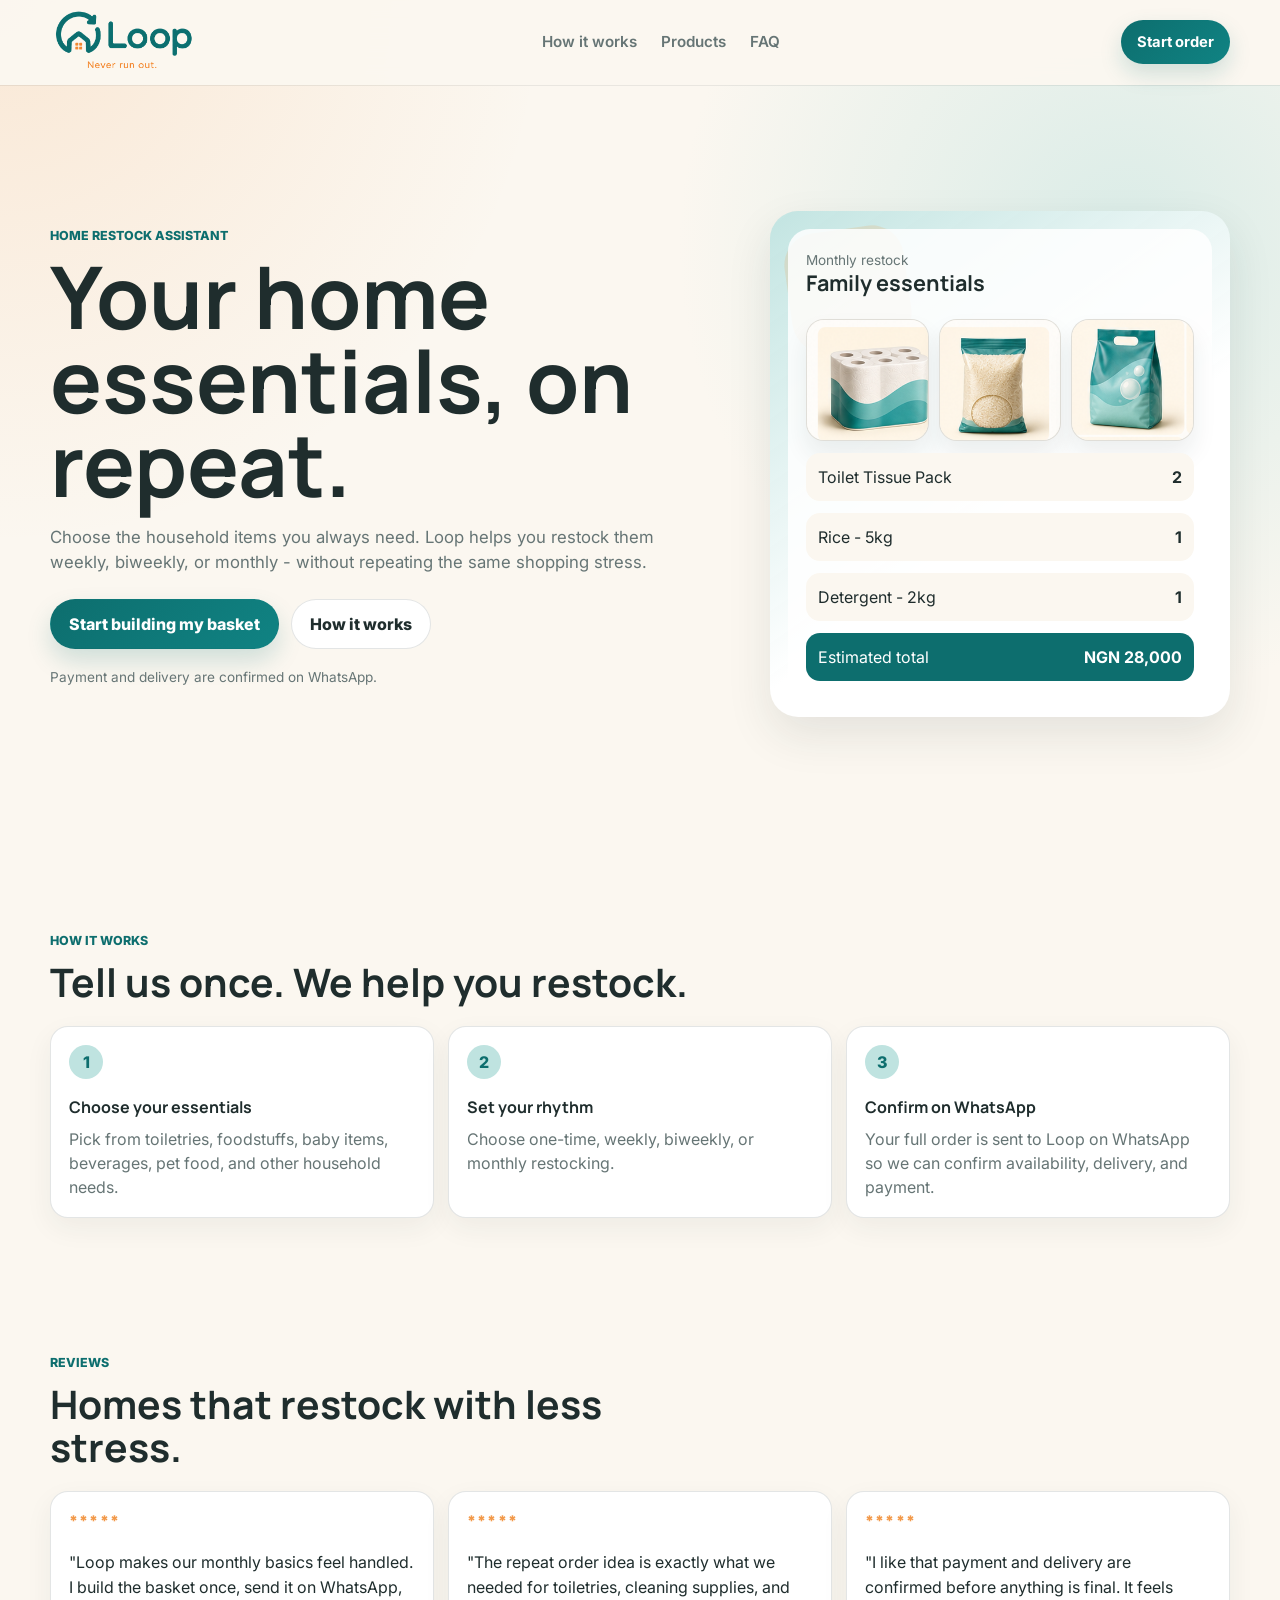
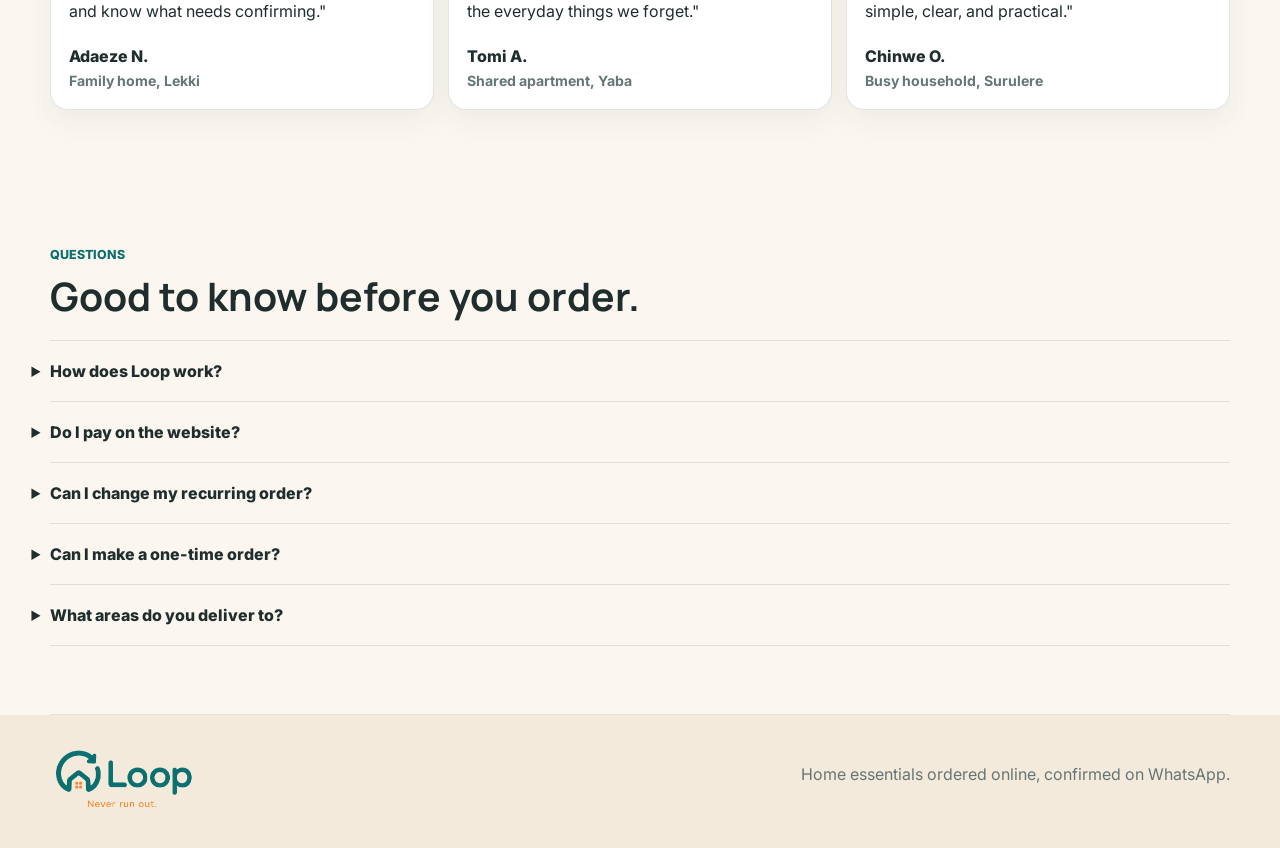
<file: index.html>
<!doctype html>
<html lang="en">
  <head>
    <meta charset="UTF-8" />
    <meta
      name="viewport"
      content="width=device-width, initial-scale=1.0, maximum-scale=1.0, user-scalable=no"
    />
    <title>Loop - Never run out.</title>
    <meta
      name="description"
      content="Loop keeps your home stocked with everyday essentials on a rhythm that works for you."
    />
    <link rel="preconnect" href="https://fonts.googleapis.com" />
    <link rel="preconnect" href="https://fonts.gstatic.com" crossorigin />
    <link
      href="https://fonts.googleapis.com/css2?family=Inter:wght@400;500;600;700;800&family=Manrope:wght@600;700;800&display=swap"
      rel="stylesheet"
    />
    <link rel="icon" href="images/favicon.ico" sizes="any" />
    <link rel="icon" href="images/favicon-32.png" type="image/png" />
    <link rel="apple-touch-icon" href="images/apple-touch-icon.png" />
    <link rel="stylesheet" href="styles.css" />
  </head>
  <body class="home-page">
    <div class="page-shell">
      <header class="site-header">
        <a class="brand" href="index.html#top" aria-label="Loop home">
          <img
            class="brand-logo"
            src="images/loop-logo-transparent.png"
            alt="Loop - Never run out."
          />
        </a>
        <nav class="nav-links" aria-label="Primary navigation">
          <a href="#how-it-works">How it works</a>
          <a href="basket.html">Products</a>
          <a href="#faq">FAQ</a>
        </nav>
        <a class="nav-cta" href="basket.html">Start order</a>
        <button
          class="menu-toggle"
          type="button"
          aria-label="Open menu"
          aria-controls="mobileMenu"
          aria-expanded="false"
        >
          <span></span>
          <span></span>
          <span></span>
        </button>
        <nav class="mobile-menu" id="mobileMenu" aria-label="Mobile navigation">
          <a href="#how-it-works">How it works</a>
          <a href="basket.html">Products</a>
          <a href="#reviews">Reviews</a>
          <a href="#faq">FAQ</a>
          <a class="mobile-menu-cta" href="basket.html">Start order</a>
        </nav>
      </header>

      <main id="top">
        <section class="hero section-pad">
          <div class="hero-copy">
            <p class="eyebrow">Home restock assistant</p>
            <h1>Your home essentials, on repeat.</h1>
            <p class="hero-subtitle">
              Choose the household items you always need. Loop helps you restock
              them weekly, biweekly, or monthly - without repeating the same
              shopping stress.
            </p>
            <div class="hero-actions">
              <a class="button button-primary" href="basket.html"
                >Start building my basket</a
              >
              <a class="button button-secondary" href="#how-it-works"
                >How it works</a
              >
            </div>
            <p class="support-note">
              Payment and delivery are confirmed on WhatsApp.
            </p>
          </div>
          <div class="hero-panel" aria-label="Loop basket preview">
            <div class="hero-basket">
              <div>
                <span class="mini-label">Monthly restock</span>
                <h2>Family essentials</h2>
              </div>
              <div class="hero-product-stack" aria-hidden="true">
                <img src="images/products/toilet-tissue-pack.png" alt="" />
                <img src="images/products/rice.png" alt="" />
                <img src="images/products/detergent.png" alt="" />
              </div>
              <div class="basket-line">
                <span>Toilet Tissue Pack</span>
                <strong>2</strong>
              </div>
              <div class="basket-line">
                <span>Rice - 5kg</span>
                <strong>1</strong>
              </div>
              <div class="basket-line">
                <span>Detergent - 2kg</span>
                <strong>1</strong>
              </div>
              <div class="basket-total">
                <span>Estimated total</span>
                <strong>NGN 28,000</strong>
              </div>
            </div>
          </div>
        </section>

        <section class="section-pad how-section" id="how-it-works">
          <div class="section-heading">
            <p class="eyebrow">How it works</p>
            <h2>Tell us once. We help you restock.</h2>
          </div>
          <div class="steps-grid">
            <article class="step-card">
              <span>1</span>
              <h3>Choose your essentials</h3>
              <p>
                Pick from toiletries, foodstuffs, baby items, beverages, pet
                food, and other household needs.
              </p>
            </article>
            <article class="step-card">
              <span>2</span>
              <h3>Set your rhythm</h3>
              <p>Choose one-time, weekly, biweekly, or monthly restocking.</p>
            </article>
            <article class="step-card">
              <span>3</span>
              <h3>Confirm on WhatsApp</h3>
              <p>
                Your full order is sent to Loop on WhatsApp so we can confirm
                availability, delivery, and payment.
              </p>
            </article>
          </div>
        </section>

        <section class="section-pad testimonials-section" id="reviews">
          <div class="section-heading">
            <p class="eyebrow">Reviews</p>
            <h2>Homes that restock with less stress.</h2>
          </div>
          <div class="testimonials-grid">
            <article class="testimonial-card">
              <div class="rating-row" aria-label="5 out of 5 stars">
                <span aria-hidden="true">*****</span>
              </div>
              <p>
                "Loop makes our monthly basics feel handled. I build the basket
                once, send it on WhatsApp, and know what needs confirming."
              </p>
              <div class="testimonial-author">
                <strong>Adaeze N.</strong>
                <span>Family home, Lekki</span>
              </div>
            </article>

            <article class="testimonial-card">
              <div class="rating-row" aria-label="5 out of 5 stars">
                <span aria-hidden="true">*****</span>
              </div>
              <p>
                "The repeat order idea is exactly what we needed for toiletries,
                cleaning supplies, and the everyday things we forget."
              </p>
              <div class="testimonial-author">
                <strong>Tomi A.</strong>
                <span>Shared apartment, Yaba</span>
              </div>
            </article>

            <article class="testimonial-card">
              <div class="rating-row" aria-label="5 out of 5 stars">
                <span aria-hidden="true">*****</span>
              </div>
              <p>
                "I like that payment and delivery are confirmed before anything
                is final. It feels simple, clear, and practical."
              </p>
              <div class="testimonial-author">
                <strong>Chinwe O.</strong>
                <span>Busy household, Surulere</span>
              </div>
            </article>
          </div>
        </section>

        <section class="section-pad faq-section" id="faq">
          <div class="section-heading">
            <p class="eyebrow">Questions</p>
            <h2>Good to know before you order.</h2>
          </div>
          <div class="faq-list">
            <details>
              <summary>How does Loop work?</summary>
              <p>
                You choose the items you regularly need at home, select how
                often you want them, and send your order to Loop on WhatsApp. We
                confirm availability, delivery, and payment with you.
              </p>
            </details>
            <details>
              <summary>Do I pay on the website?</summary>
              <p>
                No. For now, payment is handled manually on WhatsApp after we
                confirm your order.
              </p>
            </details>
            <details>
              <summary>Can I change my recurring order?</summary>
              <p>
                Yes. You can add, remove, pause, or change your items before
                each delivery.
              </p>
            </details>
            <details>
              <summary>Can I make a one-time order?</summary>
              <p>
                Yes. You can choose one-time order if you do not want recurring
                delivery yet.
              </p>
            </details>
            <details>
              <summary>What areas do you deliver to?</summary>
              <p>
                Delivery areas will be confirmed on WhatsApp during the pilot
                phase.
              </p>
            </details>
          </div>
        </section>
      </main>

      <footer class="site-footer">
        <div>
          <img
            class="footer-logo"
            src="images/loop-logo-transparent.png"
            alt="Loop - Never run out."
          />
        </div>
        <p>Home essentials ordered online, confirmed on WhatsApp.</p>
      </footer>
    </div>
    <script src="site.js"></script>
  </body>
</html>
</file>
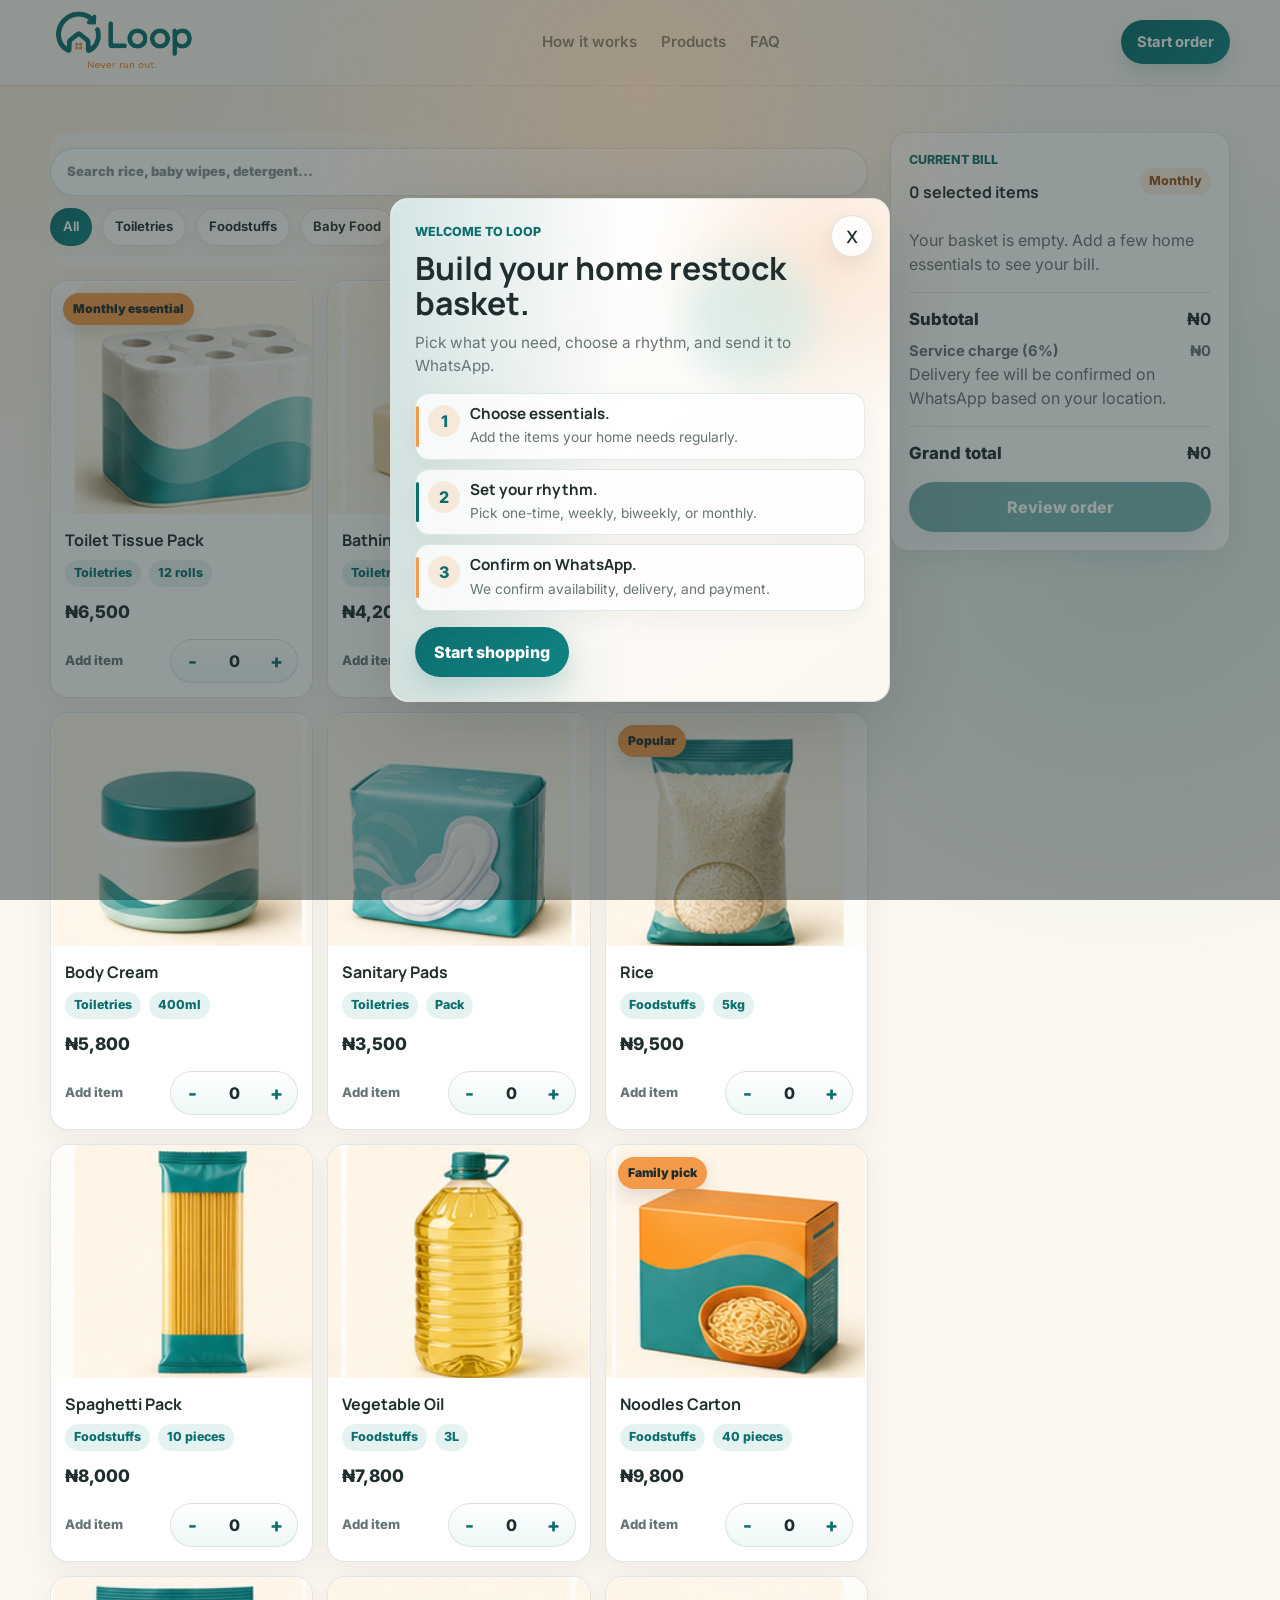
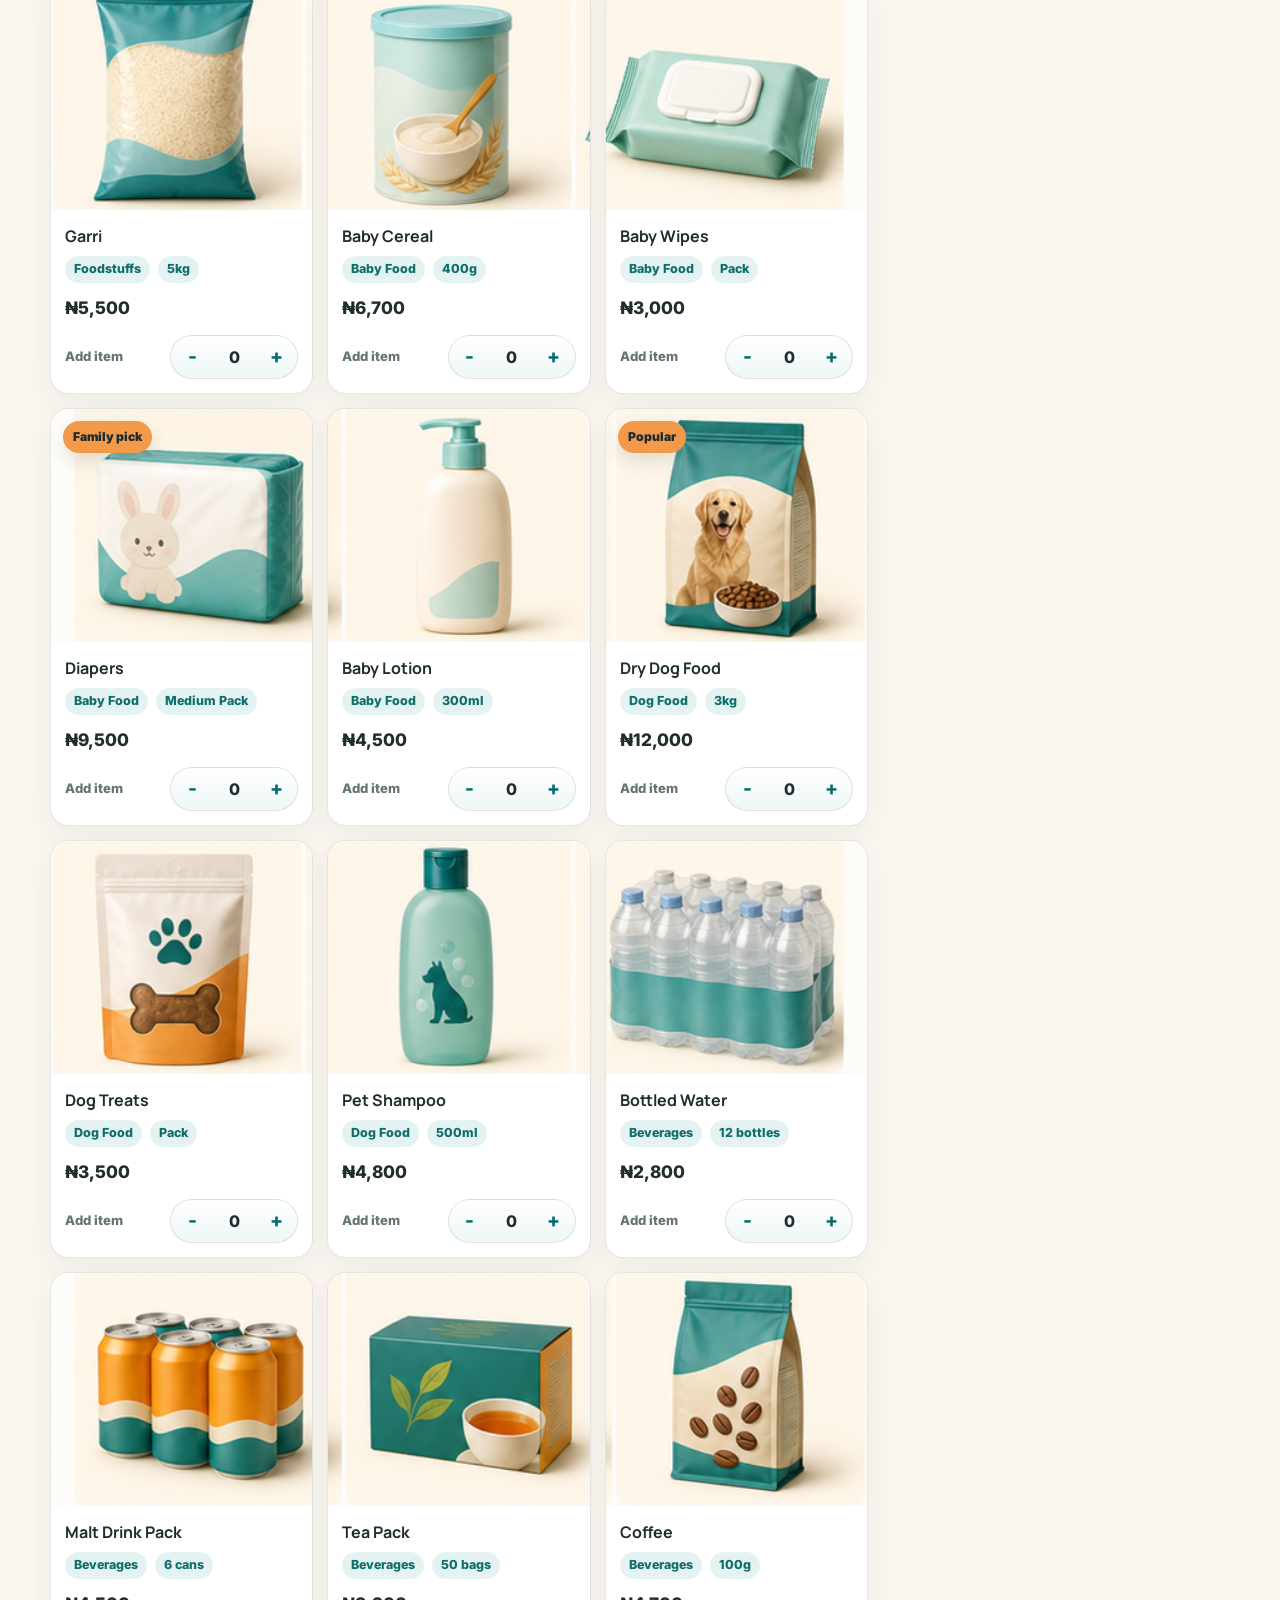
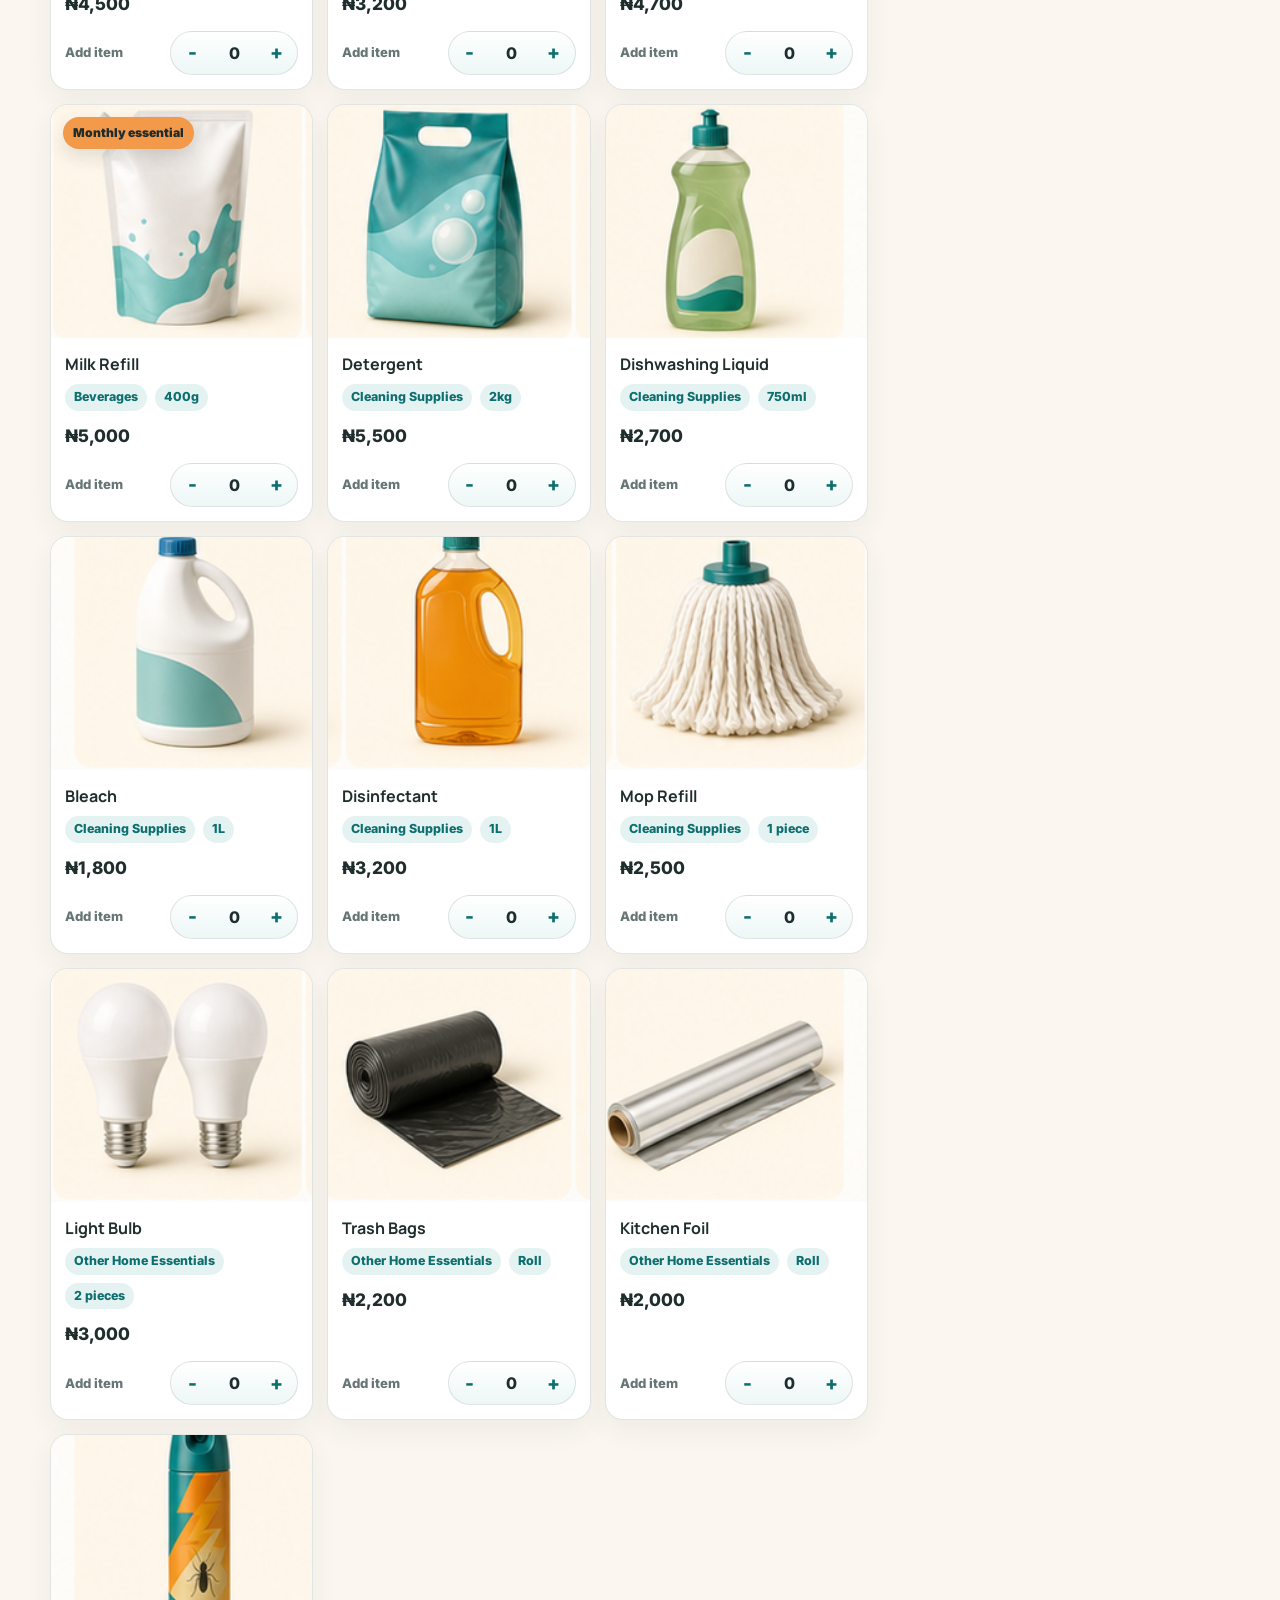
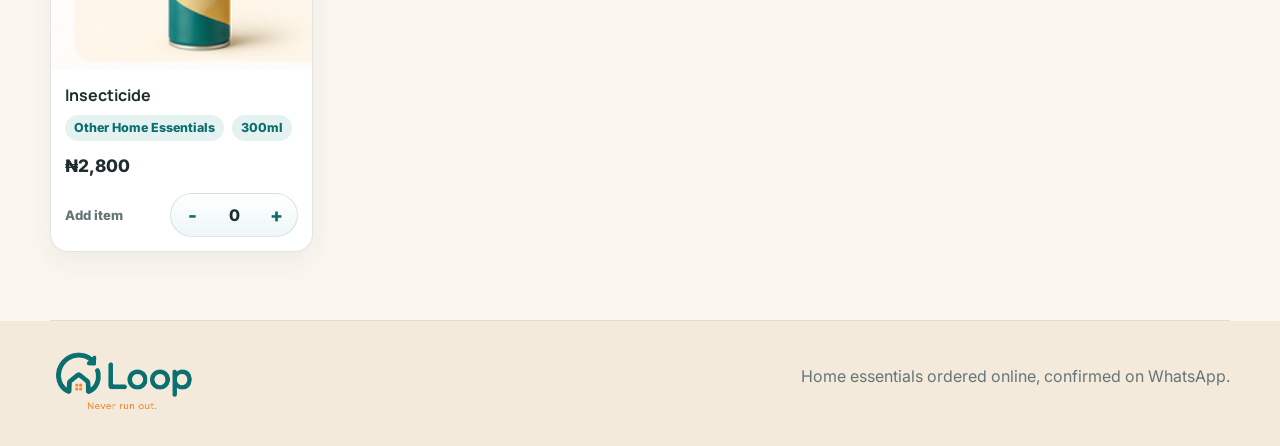
<file: basket.html>
<!doctype html>
<html lang="en">
  <head>
    <meta charset="UTF-8" />
    <meta
      name="viewport"
      content="width=device-width, initial-scale=1.0, maximum-scale=1.0, user-scalable=no"
    />
    <title>Loop - Build your basket.</title>
    <meta
      name="description"
      content="Build your Loop basket of home essentials and send your order to WhatsApp for confirmation."
    />
    <link rel="preconnect" href="https://fonts.googleapis.com" />
    <link rel="preconnect" href="https://fonts.gstatic.com" crossorigin />
    <link
      href="https://fonts.googleapis.com/css2?family=Inter:wght@400;500;600;700;800&family=Manrope:wght@600;700;800&display=swap"
      rel="stylesheet"
    />
    <link rel="icon" href="images/favicon.ico" sizes="any" />
    <link rel="icon" href="images/favicon-32.png" type="image/png" />
    <link rel="apple-touch-icon" href="images/apple-touch-icon.png" />
    <link rel="stylesheet" href="styles.css" />
  </head>
  <body>
    <div class="page-shell">
      <header class="site-header">
        <a class="brand" href="index.html#top" aria-label="Loop home">
          <img
            class="brand-logo"
            src="images/loop-logo-transparent.png"
            alt="Loop - Never run out."
          />
        </a>
        <nav class="nav-links" aria-label="Primary navigation">
          <a href="index.html#how-it-works">How it works</a>
          <a href="#products">Products</a>
          <a href="index.html#faq">FAQ</a>
        </nav>
        <a class="nav-cta" href="#products">Start order</a>
        <button
          class="menu-toggle"
          type="button"
          aria-label="Open menu"
          aria-controls="mobileMenu"
          aria-expanded="false"
        >
          <span></span>
          <span></span>
          <span></span>
        </button>
        <nav class="mobile-menu" id="mobileMenu" aria-label="Mobile navigation">
          <a href="index.html#top">Home</a>
          <a href="index.html#how-it-works">How it works</a>
          <a href="#products">Products</a>
          <a href="index.html#reviews">Reviews</a>
          <a href="index.html#faq">FAQ</a>
          <a class="mobile-menu-cta" href="#products">Start order</a>
        </nav>
      </header>

      <main id="top">
        <section class="section-pad products-section" id="products">
          <div class="products-layout">
            <div class="products-main">
              <div class="basket-controls">
                <label class="search-field" for="productSearch">
                  <input
                    id="productSearch"
                    type="search"
                    aria-label="Search products"
                    placeholder="Search rice, baby wipes, detergent..."
                    autocomplete="off"
                  />
                </label>

                <div
                  class="category-tabs"
                  id="categoryTabs"
                  aria-label="Product categories"
                ></div>
              </div>

              <div class="product-scroll">
                <div class="product-grid" id="productGrid"></div>
              </div>
            </div>

            <aside class="desktop-cart" aria-label="Cart summary">
              <div id="desktopCart"></div>
            </aside>
          </div>
        </section>
      </main>

      <footer class="site-footer">
        <div>
          <img
            class="footer-logo"
            src="images/loop-logo-transparent.png"
            alt="Loop - Never run out."
          />
        </div>
        <p>Home essentials ordered online, confirmed on WhatsApp.</p>
      </footer>
    </div>

    <div class="mobile-cart-bar" id="mobileCartBar"></div>

    <div
      class="modal-backdrop hidden"
      id="onboardingModal"
      role="dialog"
      aria-modal="true"
      aria-labelledby="onboardingTitle"
    >
      <div class="onboarding-card">
        <button class="icon-button modal-close" id="skipOnboardingTop" aria-label="Close onboarding">
          x
        </button>
        <div class="onboarding-progress" id="onboardingProgress"></div>
        <div id="onboardingContent"></div>
        <div class="modal-actions">
          <button class="button button-primary" id="startShoppingButton">
            Start shopping
          </button>
        </div>
      </div>
    </div>

    <div
      class="modal-backdrop hidden"
      id="reviewModal"
      role="dialog"
      aria-modal="true"
      aria-labelledby="reviewTitle"
    >
      <div class="review-panel">
        <div class="review-header">
          <div>
            <p class="eyebrow">Order review</p>
            <h2 id="reviewTitle">Review your basket</h2>
          </div>
          <button class="icon-button" id="closeReviewButton" aria-label="Close order review">
            x
          </button>
        </div>

        <div class="review-body">
          <section class="review-section">
            <h3>Your items</h3>
            <div id="reviewItems"></div>
          </section>

          <section class="review-section">
            <h3>Delivery rhythm</h3>
            <div class="recurrence-grid" id="recurrenceOptions"></div>
          </section>

          <section class="review-section">
            <h3>Your details</h3>
            <form class="checkout-form" id="checkoutForm" novalidate>
              <label>
                Full name
                <input name="fullName" type="text" autocomplete="name" required />
                <span class="field-error" data-error-for="fullName"></span>
              </label>
              <label>
                Phone number
                <input name="phone" type="tel" autocomplete="tel" required />
                <span class="field-error" data-error-for="phone"></span>
              </label>
              <label>
                Delivery area/location
                <input name="deliveryArea" type="text" required />
                <span class="field-error" data-error-for="deliveryArea"></span>
              </label>
              <label>
                Full delivery address
                <input name="address" type="text" />
              </label>
              <label>
                Preferred delivery day
                <input name="preferredDeliveryDay" type="text" placeholder="e.g. Saturday morning" />
              </label>
              <label class="form-wide">
                Additional note
                <textarea name="note" rows="3"></textarea>
              </label>
            </form>
          </section>
        </div>

        <div class="review-footer">
          <div>
            <span>Grand total</span>
            <strong id="reviewGrandTotal">NGN 0</strong>
          </div>
          <button class="button button-primary" id="checkoutButton">
            Checkout on WhatsApp
          </button>
          <p class="form-error" id="checkoutError" aria-live="polite"></p>
        </div>
      </div>
    </div>

    <script src="site.js"></script>
    <script src="app.js"></script>
  </body>
</html>
</file>
<file: styles.css>
:root {
  --loop-teal: #0d6e6e;
  --loop-amber: #f2994a;
  --loop-ink: #1f2d2d;
  --loop-cream: #fbf7f0;
  --loop-sage: #bfe3e0;
  --white: #ffffff;
  --muted-text: #667575;
  --border-soft: rgba(31, 45, 45, 0.12);
  --shadow-soft: 0 18px 45px rgba(31, 45, 45, 0.1);
  --radius: 18px;
  --site-header-height: 72px;
  --page-gutter: 32px;
}

* {
  box-sizing: border-box;
}

html {
  scroll-behavior: smooth;
  scroll-padding-top: calc(var(--site-header-height) + 16px);
  overflow-x: clip;
}

body {
  margin: 0;
  background:
    radial-gradient(circle at top left, rgba(242, 153, 74, 0.16), transparent 34rem),
    radial-gradient(circle at 88% 10%, rgba(191, 227, 224, 0.55), transparent 28rem),
    var(--loop-cream);
  color: var(--loop-ink);
  font-family: Inter, system-ui, -apple-system, BlinkMacSystemFont, "Segoe UI",
    sans-serif;
  line-height: 1.5;
  overflow-x: clip;
}

body.modal-open {
  overflow: hidden;
}

button,
input,
textarea {
  font: inherit;
}

button,
a {
  -webkit-tap-highlight-color: transparent;
}

a {
  color: inherit;
  text-decoration: none;
}

button {
  cursor: pointer;
}

:focus-visible {
  outline: 3px solid rgba(13, 110, 110, 0.35);
  outline-offset: 3px;
}

.page-shell {
  width: min(1180px, calc(100% - var(--page-gutter)));
  margin: 0 auto;
  padding-top: var(--site-header-height);
  padding-bottom: 0;
}

.site-header {
  position: fixed;
  top: 0;
  left: 50%;
  z-index: 120;
  display: flex;
  align-items: center;
  justify-content: space-between;
  gap: 16px;
  width: min(1180px, calc(100% - var(--page-gutter)));
  min-width: 0;
  min-height: var(--site-header-height);
  padding: 14px 0;
  transform: translateX(-50%);
  backdrop-filter: blur(16px);
  isolation: isolate;
}

.site-header::before {
  position: absolute;
  inset: 0 50%;
  z-index: -1;
  width: 100vw;
  margin-left: -50vw;
  background: rgba(251, 247, 240, 0.96);
  box-shadow: 0 1px 0 rgba(31, 45, 45, 0.08);
  content: "";
}

.brand {
  display: inline-flex;
  align-items: center;
  gap: 10px;
  min-width: 0;
}

.brand-logo {
  display: block;
  width: clamp(118px, 17vw, 174px);
  height: auto;
  object-fit: contain;
}

.support-note,
.mini-label {
  color: var(--muted-text);
  font-size: 0.85rem;
}

.nav-links {
  display: none;
  align-items: center;
  gap: 24px;
  color: var(--muted-text);
  font-size: 0.95rem;
  font-weight: 600;
}

.nav-links a:hover {
  color: var(--loop-teal);
}

.nav-cta {
  flex: 0 0 auto;
  border-radius: 999px;
  background: linear-gradient(135deg, var(--loop-teal), #108383);
  color: var(--white);
  font-size: 0.92rem;
  font-weight: 700;
  padding: 11px 16px;
  box-shadow: 0 10px 22px rgba(13, 110, 110, 0.18);
}

.menu-toggle {
  display: none;
  flex: 0 0 auto;
  width: 44px;
  height: 44px;
  align-items: center;
  justify-content: center;
  flex-direction: column;
  gap: 5px;
  border: 1px solid rgba(13, 110, 110, 0.16);
  border-radius: 999px;
  background: rgba(255, 255, 255, 0.84);
  box-shadow: 0 10px 22px rgba(31, 45, 45, 0.08);
}

.menu-toggle span {
  display: block;
  width: 18px;
  height: 2px;
  border-radius: 999px;
  background: var(--loop-ink);
  transition:
    transform 180ms ease,
    opacity 180ms ease;
}

.site-header.menu-open .menu-toggle span:nth-child(1) {
  transform: translateY(7px) rotate(45deg);
}

.site-header.menu-open .menu-toggle span:nth-child(2) {
  opacity: 0;
}

.site-header.menu-open .menu-toggle span:nth-child(3) {
  transform: translateY(-7px) rotate(-45deg);
}

.mobile-menu {
  position: absolute;
  top: calc(100% + 8px);
  right: 0;
  left: 0;
  display: none;
  flex-direction: column;
  gap: 4px;
  min-width: 0;
  padding: 10px;
  border: 1px solid rgba(31, 45, 45, 0.1);
  border-radius: 16px;
  background: rgba(255, 255, 255, 0.98);
  box-shadow: 0 18px 40px rgba(31, 45, 45, 0.14);
}

.site-header.menu-open .mobile-menu {
  display: flex;
}

.mobile-menu a {
  display: flex;
  min-height: 44px;
  align-items: center;
  border-radius: 10px;
  color: var(--loop-ink);
  font-size: 0.96rem;
  font-weight: 700;
  padding: 10px 12px;
}

.mobile-menu a:hover,
.mobile-menu a:focus-visible {
  background: rgba(13, 110, 110, 0.08);
  color: var(--loop-teal);
}

.mobile-menu .mobile-menu-cta {
  justify-content: center;
  margin-top: 4px;
  background: linear-gradient(135deg, var(--loop-teal), #108383);
  color: var(--white);
}

.mobile-menu .mobile-menu-cta:hover,
.mobile-menu .mobile-menu-cta:focus-visible {
  background: linear-gradient(135deg, var(--loop-teal), #108383);
  color: var(--white);
}

.section-pad {
  padding: 48px 0;
}

.products-section {
  padding-top: 0;
}

.hero {
  display: grid;
  gap: 30px;
  min-height: calc(100vh - 100px);
  align-items: center;
}

.eyebrow {
  margin: 0 0 10px;
  color: var(--loop-teal);
  font-size: 0.78rem;
  font-weight: 800;
  letter-spacing: 0;
  text-transform: uppercase;
}

h1,
h2,
h3,
p {
  margin-top: 0;
}

h1 {
  max-width: 680px;
  margin-bottom: 18px;
  font-family: Manrope, Inter, system-ui, -apple-system, BlinkMacSystemFont,
    "Segoe UI", sans-serif;
  font-size: clamp(2.25rem, 9vw, 5.4rem);
  line-height: 0.97;
  letter-spacing: 0;
}

h2 {
  margin-bottom: 12px;
  font-family: Manrope, Inter, system-ui, -apple-system, BlinkMacSystemFont,
    "Segoe UI", sans-serif;
  font-size: clamp(1.65rem, 4vw, 2.45rem);
  line-height: 1.1;
  letter-spacing: 0;
}

h3 {
  margin-bottom: 8px;
  font-family: Manrope, Inter, system-ui, -apple-system, BlinkMacSystemFont,
    "Segoe UI", sans-serif;
  font-size: 1rem;
}

.hero-subtitle {
  max-width: 640px;
  color: var(--muted-text);
  font-size: 1.05rem;
}

.hero-actions,
.modal-actions {
  display: flex;
  flex-wrap: wrap;
  gap: 12px;
  margin-top: 24px;
}

.hero-actions + .support-note {
  margin-top: 18px;
}

.button {
  display: inline-flex;
  min-height: 48px;
  align-items: center;
  justify-content: center;
  border: 1px solid transparent;
  border-radius: 999px;
  padding: 12px 18px;
  font-weight: 800;
  text-align: center;
  white-space: normal;
}

.button-primary {
  background: linear-gradient(135deg, var(--loop-teal), #108383);
  color: var(--white);
  box-shadow: 0 12px 24px rgba(13, 110, 110, 0.18);
}

.button-secondary,
.button-ghost {
  background: var(--white);
  border-color: var(--border-soft);
  color: var(--loop-ink);
}

.button {
  transition:
    transform 160ms ease,
    box-shadow 160ms ease,
    background 160ms ease;
}

.button:hover {
  transform: translateY(-1px);
}

.button:disabled {
  cursor: not-allowed;
  opacity: 0.55;
}

.hero-panel {
  position: relative;
  isolation: isolate;
  border-radius: 28px;
  background:
    linear-gradient(145deg, rgba(191, 227, 224, 0.94), #ffffff 58%),
    var(--white);
  padding: 18px;
  box-shadow: var(--shadow-soft);
}

.hero-panel::before {
  position: absolute;
  inset: 18px auto auto 18px;
  z-index: -1;
  width: 120px;
  height: 120px;
  border-radius: 32px;
  background: rgba(242, 153, 74, 0.18);
  content: "";
  transform: rotate(-8deg);
}

.hero-basket {
  display: grid;
  gap: 12px;
  border-radius: 22px;
  background: rgba(255, 255, 255, 0.85);
  padding: 18px;
}

.hero-product-stack {
  display: grid;
  grid-template-columns: repeat(3, minmax(0, 1fr));
  gap: 10px;
}

.hero-product-stack img {
  width: 100%;
  aspect-ratio: 1;
  border: 1px solid var(--border-soft);
  border-radius: 18px;
  background: var(--loop-cream);
  box-shadow: 0 14px 24px rgba(31, 45, 45, 0.08);
  object-fit: cover;
}

.hero-basket h2 {
  font-size: 1.35rem;
}

.basket-line,
.basket-total {
  display: flex;
  align-items: center;
  justify-content: space-between;
  gap: 12px;
  border-radius: 14px;
  background: var(--loop-cream);
  padding: 12px;
}

.basket-total {
  background: var(--loop-teal);
  color: var(--white);
}

.section-heading {
  max-width: 680px;
  margin-bottom: 22px;
}

.section-heading p:last-child,
.product-heading > p {
  color: var(--muted-text);
}

.steps-grid {
  display: grid;
  gap: 14px;
}

.step-card,
.product-card,
.cart-card,
.testimonial-card,
.onboarding-card,
.review-panel {
  border: 1px solid var(--border-soft);
  border-radius: var(--radius);
  background: var(--white);
  box-shadow: 0 10px 28px rgba(31, 45, 45, 0.06);
}

.step-card {
  padding: 18px;
}

.step-card span {
  display: grid;
  width: 34px;
  height: 34px;
  margin-bottom: 16px;
  place-items: center;
  border-radius: 50%;
  background: var(--loop-sage);
  color: var(--loop-teal);
  font-weight: 800;
}

.step-card p,
.testimonial-card p,
.faq-list p {
  color: var(--muted-text);
  margin-bottom: 0;
}

.testimonials-grid {
  display: grid;
  gap: 14px;
}

.testimonial-card {
  display: grid;
  gap: 18px;
  padding: 18px;
}

.rating-row {
  color: var(--loop-amber);
  font-size: 0.92rem;
  font-weight: 900;
  letter-spacing: 0.08em;
}

.testimonial-card p {
  color: var(--loop-ink);
  font-size: 1rem;
  line-height: 1.55;
}

.testimonial-author {
  display: grid;
  gap: 2px;
  padding-top: 2px;
}

.testimonial-author strong {
  color: var(--loop-ink);
  font-weight: 800;
}

.testimonial-author span {
  color: var(--muted-text);
  font-size: 0.88rem;
  font-weight: 700;
}

.products-layout {
  display: grid;
  gap: 22px;
  min-height: 0;
  overflow: visible;
}

.products-main {
  display: grid;
  gap: 14px;
  min-height: 0;
  align-self: start;
  overflow: visible;
}

.basket-controls {
  position: sticky;
  top: var(--site-header-height);
  z-index: 110;
  display: grid;
  gap: 12px;
  margin: 0;
  border: 0;
  border-radius: 0;
  background: rgba(251, 247, 240, 0.94);
  padding: 16px 0 10px;
  backdrop-filter: blur(14px);
  isolation: isolate;
}

.basket-controls::before {
  position: absolute;
  inset: 0 50%;
  z-index: -1;
  width: 100vw;
  margin-left: -50vw;
  background: inherit;
  content: "";
}

.product-scroll {
  min-height: 0;
}

.product-heading {
  display: grid;
  gap: 8px;
  max-width: none;
  margin-bottom: 0;
}

.search-field {
  display: grid;
  gap: 7px;
  color: var(--loop-ink);
  font-size: 0.82rem;
  font-weight: 900;
}

.search-field input {
  width: 100%;
  min-height: 48px;
  border: 1px solid rgba(13, 110, 110, 0.18);
  border-radius: 999px;
  background: var(--white);
  color: var(--loop-ink);
  padding: 12px 16px;
  box-shadow: 0 10px 22px rgba(31, 45, 45, 0.06);
}

.search-field input::placeholder {
  color: rgba(102, 117, 117, 0.78);
}

.category-tabs {
  display: flex;
  gap: 10px;
  margin: 0 -10px;
  overflow-x: auto;
  padding: 0 10px 10px;
  scrollbar-width: none;
}

.category-tabs::-webkit-scrollbar {
  display: none;
}

.category-tab {
  flex: 0 0 auto;
  min-height: 38px;
  border: 1px solid var(--border-soft);
  border-radius: 999px;
  background: rgba(255, 255, 255, 0.72);
  color: var(--loop-ink);
  font-size: 0.82rem;
  font-weight: 650;
  padding: 7px 12px;
  box-shadow: 0 8px 18px rgba(31, 45, 45, 0.05);
}

.category-tab.active {
  background: linear-gradient(135deg, var(--loop-teal), #108383);
  color: var(--white);
}

.product-grid {
  display: grid;
  grid-template-columns: repeat(auto-fit, minmax(min(100%, 250px), 1fr));
  gap: 14px;
}

.empty-results {
  grid-column: 1 / -1;
  border: 1px dashed rgba(13, 110, 110, 0.26);
  border-radius: 18px;
  background: rgba(255, 255, 255, 0.76);
  color: var(--muted-text);
  padding: 22px;
  text-align: center;
}

.empty-results strong {
  display: block;
  color: var(--loop-ink);
  margin-bottom: 4px;
}

.empty-results p {
  margin-bottom: 0;
}

.product-card {
  display: grid;
  grid-template-rows: auto 1fr;
  gap: 0;
  overflow: hidden;
  padding: 0;
  min-width: 0;
  transition:
    transform 180ms ease,
    box-shadow 180ms ease,
    border-color 180ms ease;
}

.product-image-wrap {
  position: relative;
  aspect-ratio: 1.12;
  overflow: hidden;
  background:
    radial-gradient(circle at 75% 20%, rgba(242, 153, 74, 0.16), transparent 38%),
    rgba(191, 227, 224, 0.18);
}

.product-image {
  display: block;
  width: 100%;
  height: 100%;
  object-fit: cover;
  transition: transform 220ms ease;
}

@media (hover: hover) and (pointer: fine) {
  .product-card:hover {
    border-color: rgba(13, 110, 110, 0.28);
    box-shadow: 0 18px 42px rgba(31, 45, 45, 0.12);
    transform: translateY(-2px);
  }

  .product-card:hover .product-image {
    transform: scale(1.035);
  }
}

.product-badge {
  position: absolute;
  top: 12px;
  left: 12px;
  max-width: calc(100% - 24px);
  border-radius: 999px;
  background: var(--loop-amber);
  color: var(--loop-ink);
  font-size: 0.76rem;
  font-weight: 900;
  padding: 7px 10px;
  box-shadow: 0 8px 18px rgba(31, 45, 45, 0.12);
}

.product-card-body {
  display: grid;
  gap: 14px;
  align-content: space-between;
  padding: 14px;
  min-width: 0;
}

.product-copy {
  min-width: 0;
}

.product-copy h3 {
  overflow-wrap: anywhere;
}

.product-actions {
  display: flex;
  align-items: center;
  justify-content: space-between;
  gap: 12px;
  min-width: 0;
}

.add-hint {
  color: var(--muted-text);
  font-size: 0.82rem;
  font-weight: 800;
}

.product-meta {
  display: flex;
  flex-wrap: wrap;
  gap: 8px;
  margin: 8px 0 12px;
}

.pill {
  display: inline-flex;
  align-items: center;
  border-radius: 999px;
  background: rgba(191, 227, 224, 0.42);
  color: var(--loop-teal);
  font-size: 0.78rem;
  font-weight: 800;
  padding: 4px 9px;
}

.pill-amber {
  background: rgba(242, 153, 74, 0.16);
  color: #9a541e;
}

.product-price {
  margin: 0;
  font-size: 1.08rem;
  font-weight: 800;
}

.quantity-control {
  display: inline-grid;
  grid-template-columns: 42px minmax(34px, 42px) 42px;
  align-items: center;
  overflow: hidden;
  border: 1px solid var(--border-soft);
  border-radius: 999px;
  background: linear-gradient(180deg, #ffffff, rgba(191, 227, 224, 0.28));
}

.quantity-control button {
  width: 42px;
  height: 42px;
  border: 0;
  background: transparent;
  color: var(--loop-teal);
  font-size: 1.2rem;
  font-weight: 800;
}

.quantity-control button:hover {
  background: rgba(13, 110, 110, 0.09);
}

.quantity-control span {
  text-align: center;
  font-weight: 800;
}

.desktop-cart {
  display: none;
}

.cart-card {
  padding: 18px;
}

.cart-header {
  display: flex;
  align-items: center;
  justify-content: space-between;
  gap: 12px;
  margin-bottom: 16px;
}

.cart-items,
.review-items {
  display: grid;
  gap: 10px;
}

.cart-item,
.review-item {
  display: grid;
  gap: 8px;
  border-bottom: 1px solid var(--border-soft);
  padding-bottom: 12px;
}

.cart-item:last-child,
.review-item:last-child {
  border-bottom: 0;
}

.cart-item-row,
.total-row {
  display: flex;
  justify-content: space-between;
  gap: 12px;
  min-width: 0;
}

.cart-item-row > *,
.total-row > * {
  min-width: 0;
  overflow-wrap: anywhere;
}

.cart-item small,
.delivery-note,
.empty-state {
  color: var(--muted-text);
}

.remove-button {
  width: fit-content;
  border: 0;
  background: transparent;
  color: #a4482d;
  font-weight: 800;
  padding: 0;
}

.total-row {
  margin-top: 14px;
  border-top: 1px solid var(--border-soft);
  padding-top: 14px;
  font-size: 1.05rem;
  font-weight: 800;
}

.total-row-soft {
  margin-top: 8px;
  border-top: 0;
  padding-top: 0;
  color: var(--muted-text);
  font-size: 0.92rem;
  font-weight: 700;
}

.minimum-order-note {
  border: 1px solid rgba(242, 153, 74, 0.35);
  border-radius: 10px;
  background: rgba(242, 153, 74, 0.14);
  color: #8a4619;
  font-size: 0.78rem;
  font-weight: 800;
  margin: 8px 0 0;
  padding: 7px 9px;
}

.cart-card .button {
  width: 100%;
  margin-top: 16px;
}

.faq-list {
  display: grid;
  gap: 0;
  border-top: 1px solid var(--border-soft);
}

.faq-list details {
  border-bottom: 1px solid var(--border-soft);
  padding: 18px 0;
}

.faq-list summary {
  cursor: pointer;
  list-style-position: outside;
  font-weight: 800;
}

.faq-list p {
  max-width: 760px;
  padding-top: 10px;
}

.site-footer {
  position: relative;
  display: flex;
  flex-direction: column;
  gap: 14px;
  border-top: 1px solid var(--border-soft);
  color: var(--muted-text);
  padding: 28px 0;
}

.home-page .site-footer {
  border-top-color: rgba(31, 45, 45, 0.1);
  padding: 32px 0;
}

.site-footer::before {
  position: absolute;
  inset: 0 50%;
  z-index: -1;
  width: 100vw;
  margin-left: -50vw;
  background: #f3eadc;
  content: "";
}

.site-footer strong {
  color: var(--loop-ink);
}

.footer-logo {
  display: block;
  width: 150px;
  height: auto;
}

.mobile-cart-bar {
  position: fixed;
  right: 12px;
  bottom: 12px;
  bottom: max(12px, env(safe-area-inset-bottom));
  left: 12px;
  z-index: 40;
  display: none;
  align-items: center;
  justify-content: space-between;
  gap: 12px;
  border: 1px solid var(--border-soft);
  border-radius: 20px;
  background: var(--loop-ink);
  color: var(--white);
  padding: 12px;
  box-shadow: var(--shadow-soft);
}

.mobile-cart-bar.visible {
  display: flex;
}

.mobile-cart-bar small {
  display: block;
  color: rgba(255, 255, 255, 0.76);
}

.mobile-cart-bar .button {
  min-height: 44px;
  background: var(--loop-amber);
  color: var(--loop-ink);
  padding-inline: 14px;
}

.modal-backdrop {
  position: fixed;
  inset: 0;
  z-index: 200;
  display: grid;
  place-items: center;
  background:
    radial-gradient(circle at 50% 10%, rgba(242, 153, 74, 0.2), transparent 24rem),
    rgba(31, 45, 45, 0.48);
  padding: max(12px, env(safe-area-inset-top)) 12px
    max(12px, env(safe-area-inset-bottom));
  overflow-y: auto;
  overscroll-behavior: contain;
}

.hidden {
  display: none;
}

.onboarding-card {
  position: relative;
  width: min(500px, 100%);
  max-height: calc(100dvh - 28px);
  overflow: visible;
  padding: 24px;
  background:
    linear-gradient(145deg, rgba(255, 255, 255, 0.96), rgba(251, 247, 240, 0.98)),
    var(--white);
  box-shadow: 0 24px 70px rgba(31, 45, 45, 0.18);
  isolation: isolate;
}

.onboarding-card::before {
  position: absolute;
  inset: 0;
  z-index: -1;
  border-radius: inherit;
  background:
    linear-gradient(90deg, rgba(13, 110, 110, 0.18), transparent 46%),
    radial-gradient(circle at 88% 12%, rgba(242, 153, 74, 0.2), transparent 11rem);
  content: "";
  pointer-events: none;
}

.modal-close {
  position: absolute;
  top: 16px;
  right: 16px;
  z-index: 1;
}

.icon-button {
  display: grid;
  width: 42px;
  height: 42px;
  place-items: center;
  border: 1px solid var(--border-soft);
  border-radius: 50%;
  background: rgba(255, 255, 255, 0.9);
  color: var(--loop-ink);
  font-size: 1.45rem;
  line-height: 1;
  box-shadow: 0 8px 20px rgba(31, 45, 45, 0.08);
}

.onboarding-brand-row {
  display: flex;
  align-items: center;
  justify-content: space-between;
  gap: 12px;
  margin-right: 46px;
  margin-bottom: 20px;
}

.onboarding-mark {
  display: inline-grid;
  min-width: 76px;
  min-height: 42px;
  place-items: center;
  border-radius: 999px;
  background: var(--loop-teal);
  color: var(--white);
  font-weight: 900;
  letter-spacing: 0;
}

.onboarding-pill {
  border: 1px solid rgba(13, 110, 110, 0.12);
  border-radius: 999px;
  background: rgba(255, 255, 255, 0.76);
  color: var(--muted-text);
  font-size: 0.82rem;
  font-weight: 700;
  padding: 8px 12px;
}

.onboarding-glow {
  position: absolute;
  top: 54px;
  right: 74px;
  z-index: -1;
  width: 130px;
  height: 130px;
  border-radius: 50%;
  background: rgba(191, 227, 224, 0.48);
  filter: blur(18px);
  pointer-events: none;
}

.onboarding-intro {
  max-width: 430px;
  padding-right: 16px;
}

.onboarding-intro .eyebrow {
  color: var(--loop-teal);
}

.onboarding-intro h2 {
  margin: 6px 0 0;
  font-size: clamp(1.45rem, 5vw, 2rem);
  line-height: 1.08;
}

.onboarding-intro p:not(.eyebrow) {
  color: var(--muted-text);
  font-size: 0.96rem;
  margin: 10px 0 0;
}

.onboarding-list {
  display: grid;
  gap: 9px;
  margin-top: 16px;
}

.onboarding-step {
  position: relative;
  display: grid;
  grid-template-columns: 32px minmax(0, 1fr);
  gap: 10px;
  border: 1px solid rgba(13, 110, 110, 0.13);
  border-radius: 14px;
  background: rgba(255, 255, 255, 0.78);
  padding: 11px 12px;
  box-shadow: 0 8px 22px rgba(31, 45, 45, 0.05);
}

.onboarding-step::after {
  position: absolute;
  inset: 12px auto 12px 0;
  width: 3px;
  border-radius: 999px;
  background: var(--loop-amber);
  content: "";
}

.onboarding-step:nth-child(even)::after {
  background: var(--loop-teal);
}

.onboarding-step span {
  display: grid;
  width: 32px;
  height: 32px;
  place-items: center;
  border-radius: 50%;
  background: rgba(242, 153, 74, 0.18);
  color: var(--loop-teal);
  font-weight: 800;
}

.onboarding-step h3 {
  margin-bottom: 4px;
  font-size: 0.95rem;
  line-height: 1.2;
}

.onboarding-step p {
  color: var(--muted-text);
  font-size: 0.86rem;
  margin-bottom: 0;
}

.onboarding-card .modal-actions {
  margin-top: 16px;
}

.review-panel {
  display: grid;
  grid-template-rows: auto minmax(0, 1fr) auto;
  width: min(880px, calc(100vw - 24px));
  max-height: min(92dvh, 900px);
  overflow: hidden;
  min-width: 0;
}

.review-header,
.review-footer {
  display: flex;
  align-items: center;
  justify-content: space-between;
  gap: 14px;
  padding: 18px;
  min-width: 0;
}

.review-header > div,
.review-footer > div {
  min-width: 0;
}

.review-header {
  border-bottom: 1px solid var(--border-soft);
}

.review-body {
  display: grid;
  gap: 18px;
  overflow-y: auto;
  overflow-x: hidden;
  -webkit-overflow-scrolling: touch;
  padding: 18px;
  min-width: 0;
}

.review-section,
.review-items,
.review-item {
  min-width: 0;
}

.review-section h3 {
  margin-bottom: 12px;
}

.recurrence-grid {
  display: grid;
  gap: 10px;
}

.recurrence-option {
  display: grid;
  gap: 4px;
  min-height: 74px;
  border: 1px solid var(--border-soft);
  border-radius: 16px;
  background: var(--white);
  padding: 14px;
  text-align: left;
  min-width: 0;
}

.recurrence-option.active {
  border-color: var(--loop-teal);
  background: rgba(191, 227, 224, 0.38);
}

.recurrence-option strong {
  color: var(--loop-ink);
}

.recurrence-option span {
  color: var(--muted-text);
  font-size: 0.9rem;
}

.checkout-form {
  display: grid;
  gap: 12px;
}

.checkout-form label {
  display: grid;
  gap: 6px;
  color: var(--loop-ink);
  font-size: 0.92rem;
  font-weight: 800;
}

.checkout-form input,
.checkout-form textarea {
  width: 100%;
  min-width: 0;
  border: 1px solid var(--border-soft);
  border-radius: 14px;
  background: var(--white);
  color: var(--loop-ink);
  padding: 13px 14px;
}

.field-error,
.form-error {
  min-height: 18px;
  color: #a4482d;
  font-size: 0.84rem;
  font-weight: 700;
}

.review-footer {
  align-items: stretch;
  border-top: 1px solid var(--border-soft);
  background: var(--loop-cream);
}

.review-footer > div {
  display: grid;
}

.review-footer span {
  color: var(--muted-text);
  font-size: 0.84rem;
}

.review-footer strong {
  font-size: 1.25rem;
}

.review-footer .button {
  min-width: 210px;
}

.form-error {
  align-self: center;
  margin: 0;
}

@media (min-width: 700px) {
  :root {
    --site-header-height: 64px;
    --page-gutter: 48px;
  }

  .page-shell {
    width: min(1180px, calc(100% - 48px));
  }

  .site-header {
    padding: 8px 0;
  }

  .brand-logo {
    width: clamp(116px, 13vw, 150px);
  }

  .nav-links {
    display: flex;
  }

  .hero {
    grid-template-columns: minmax(0, 1.05fr) minmax(300px, 0.7fr);
  }

  .steps-grid {
    grid-template-columns: repeat(3, 1fr);
  }

  .testimonials-grid {
    grid-template-columns: repeat(3, minmax(0, 1fr));
  }

  .checkout-form,
  .recurrence-grid {
    grid-template-columns: repeat(2, minmax(0, 1fr));
  }

  .form-wide {
    grid-column: 1 / -1;
  }

  .site-footer {
    flex-direction: row;
    align-items: center;
    justify-content: space-between;
  }
}

@media (max-width: 699px) {
  .nav-cta {
    display: none;
  }

  .menu-toggle {
    display: inline-flex;
  }
}

@media (min-width: 980px) {
  .section-pad {
    padding: 68px 0;
  }

  .products-layout {
    grid-template-columns: minmax(0, 1fr) 340px;
    align-items: start;
  }

  .basket-controls {
    top: calc(var(--site-header-height) + 24px);
    z-index: 60;
    overflow: hidden;
    border-radius: 18px;
  }

  .basket-controls::before {
    display: none;
  }

  .desktop-cart {
    position: sticky;
    top: calc(var(--site-header-height) + 24px);
    display: block;
  }

  .product-heading {
    grid-template-columns: minmax(0, 1fr) 340px;
    align-items: end;
  }

  .mobile-cart-bar {
    display: none !important;
  }
}

@media (max-width: 979px) {
  .products-layout,
  .products-main {
    min-height: 0;
  }

  .products-main {
    gap: 8px;
  }

  .product-scroll {
    min-height: 0;
    padding: 2px 2px 92px;
  }

  .product-grid {
    grid-template-columns: repeat(2, minmax(0, 1fr));
  }
}

@media (max-width: 520px) {
  :root {
    --site-header-height: 64px;
    --page-gutter: 20px;
  }

  .home-page {
    --page-gutter: 32px;
  }

  .page-shell {
    width: min(100% - 20px, 1180px);
    padding-bottom: 0;
  }

  .home-page .page-shell {
    width: min(1180px, calc(100% - 32px));
  }

  .site-header {
    min-height: 64px;
    gap: 10px;
  }

  .brand-logo {
    width: 112px;
  }

  .section-pad {
    padding: 30px 0;
  }

  .hero {
    min-height: auto;
    padding-top: 36px;
  }

  .hero-actions .button {
    width: 100%;
  }

  .hero-panel,
  .hero-basket {
    border-radius: 20px;
  }

  .review-panel {
    align-self: end;
    width: min(100%, calc(100vw - 16px));
    max-height: 94dvh;
    border-radius: 22px 22px 0 0;
  }

  .review-header,
  .review-footer {
    padding: 12px;
  }

  .review-header {
    align-items: flex-start;
  }

  .review-header h2 {
    font-size: 1.35rem;
  }

  .review-body {
    gap: 14px;
    padding: 12px;
  }

  .review-section h3 {
    margin-bottom: 8px;
  }

  .review-items,
  .cart-items {
    gap: 8px;
  }

  .review-item,
  .cart-item {
    gap: 7px;
    padding-bottom: 10px;
  }

  .recurrence-grid,
  .checkout-form {
    gap: 8px;
  }

  .recurrence-option {
    min-height: 62px;
    border-radius: 12px;
    padding: 10px;
  }

  .checkout-form input,
  .checkout-form textarea {
    border-radius: 12px;
    padding: 11px 12px;
  }

  .review-footer {
    display: grid;
    grid-template-columns: 1fr;
    gap: 10px;
  }

  .review-footer .button {
    width: 100%;
    min-width: 0;
  }
}

@media (max-width: 620px) {
  .product-grid {
    grid-template-columns: repeat(2, minmax(0, 1fr));
    gap: 10px;
  }

  .product-card {
    grid-template-rows: auto 1fr;
    min-height: 0;
  }

  .product-image-wrap {
    height: auto;
    min-height: 0;
    aspect-ratio: 1.05;
  }

  .product-card-body {
    gap: 7px;
    padding: 10px;
  }

  .product-meta {
    gap: 6px;
    margin: 6px 0 8px;
  }

  .product-actions {
    flex-direction: column;
    align-items: stretch;
    gap: 8px;
  }

  .quantity-control {
    grid-template-columns: 34px minmax(28px, 34px) 34px;
    justify-content: center;
    width: 100%;
  }

  .quantity-control button {
    width: 34px;
    height: 34px;
  }

  .product-badge {
    top: 8px;
    left: 8px;
    max-width: calc(100% - 16px);
    font-size: 0.68rem;
    padding: 6px 8px;
  }
}

@media (max-width: 430px) {
  :root {
    --page-gutter: 18px;
  }

  .home-page {
    --page-gutter: 32px;
  }

  .page-shell {
    width: min(100% - 18px, 1180px);
  }

  .home-page .page-shell {
    width: min(1180px, calc(100% - 32px));
  }

  .site-header {
    padding: 10px 0;
  }

  .brand-logo {
    width: 96px;
  }

  h1 {
    font-size: clamp(2rem, 12vw, 2.6rem);
    line-height: 1;
  }

  h2 {
    font-size: clamp(1.38rem, 8vw, 1.85rem);
  }

  .hero-product-stack {
    gap: 7px;
  }

  .basket-line,
  .basket-total {
    align-items: flex-start;
    flex-direction: column;
    gap: 4px;
  }

  .category-tabs {
    margin-right: -8px;
    margin-left: -8px;
    padding-right: 8px;
    padding-left: 8px;
  }

  .product-heading {
    gap: 4px;
  }

  .search-field input {
    min-height: 40px;
    padding: 9px 13px;
  }

  .product-scroll {
    min-height: 0;
    padding-bottom: 78px;
  }

  .product-card-body {
    padding: 9px;
  }

  .product-copy h3 {
    font-size: 0.92rem;
    margin-bottom: 4px;
  }

  .pill {
    font-size: 0.66rem;
    padding: 3px 6px;
  }

  .product-price {
    font-size: 0.96rem;
  }

  .quantity-control {
    grid-template-columns: 36px minmax(28px, 34px) 36px;
  }

  .quantity-control button {
    width: 36px;
    height: 36px;
  }

  .mobile-cart-bar {
    right: 8px;
    left: 8px;
    gap: 8px;
    border-radius: 16px;
    padding: 10px;
  }

  .mobile-cart-bar .button {
    min-height: 42px;
    padding-inline: 10px;
  }

  .onboarding-card {
    width: 100%;
    max-height: 94dvh;
    padding: 18px;
    border-radius: 18px;
  }

  .modal-close {
    top: 12px;
    right: 12px;
  }

  .icon-button {
    width: 38px;
    height: 38px;
  }

  .onboarding-brand-row {
    display: grid;
    justify-content: start;
    margin-right: 44px;
    margin-bottom: 16px;
  }

  .onboarding-mark {
    min-width: 68px;
    min-height: 38px;
  }

  .onboarding-pill {
    width: fit-content;
    max-width: 100%;
    padding: 7px 10px;
  }

  .onboarding-intro {
    padding-right: 0;
  }

  .onboarding-intro h2 {
    font-size: 1.62rem;
    line-height: 1.08;
  }

  .onboarding-list {
    gap: 9px;
    margin-top: 16px;
  }

  .onboarding-step {
    grid-template-columns: 30px 1fr;
    gap: 10px;
    padding: 11px;
  }

  .onboarding-step span {
    width: 30px;
    height: 30px;
    font-size: 0.9rem;
  }

  .onboarding-step h3 {
    font-size: 0.96rem;
  }

  .onboarding-step p {
    font-size: 0.88rem;
  }

  .modal-actions {
    display: grid;
    grid-template-columns: 1fr;
    gap: 10px;
    margin-top: 16px;
  }

  .modal-actions .button {
    width: 100%;
  }
}

@media (max-width: 370px) {
  .product-card {
    min-height: 0;
  }

  .product-image-wrap {
    min-height: 0;
    aspect-ratio: 1.05;
  }

  .product-actions {
    align-items: stretch;
  }

  .quantity-control {
    justify-self: stretch;
  }
}

@media (max-width: 340px) {
  :root {
    --page-gutter: 14px;
  }

  .home-page {
    --page-gutter: 32px;
  }

  .page-shell {
    width: min(100% - 14px, 1180px);
  }

  .home-page .page-shell {
    width: min(1180px, calc(100% - 32px));
  }

  .brand-logo {
    width: 84px;
  }

  .button {
    min-height: 46px;
    padding: 11px 14px;
  }

  .hero-panel,
  .hero-basket,
  .step-card,
  .product-card,
  .cart-card,
  .testimonial-card,
  .onboarding-card {
    border-radius: 16px;
  }

  .review-header,
  .review-body,
  .review-footer {
    padding: 12px;
  }

  .mobile-cart-bar {
    align-items: stretch;
    flex-direction: column;
  }

  .mobile-cart-bar .button {
    width: 100%;
  }

  .product-scroll {
    min-height: 0;
    padding-bottom: 74px;
  }

  .product-card {
    min-height: 0;
  }

  .product-image-wrap {
    min-height: 0;
  }

  .add-hint {
    display: none;
  }
}
</file>
